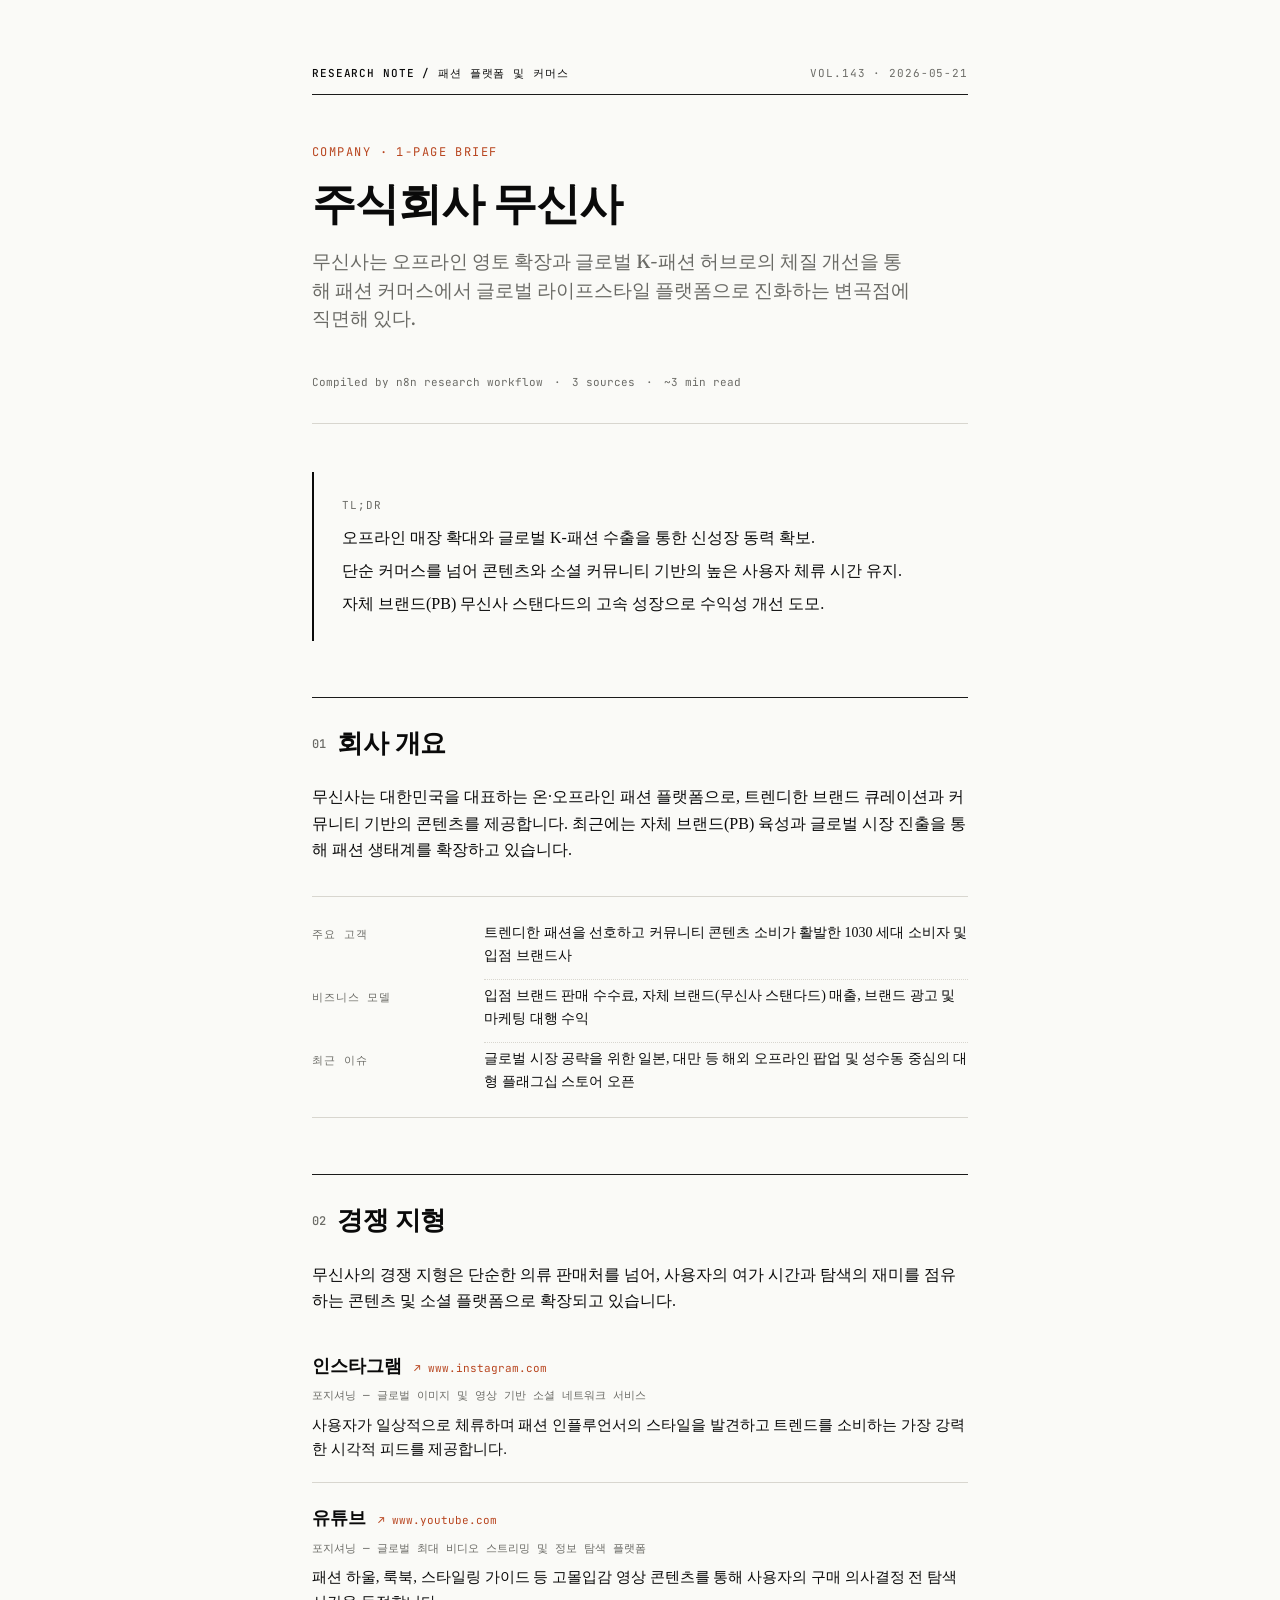
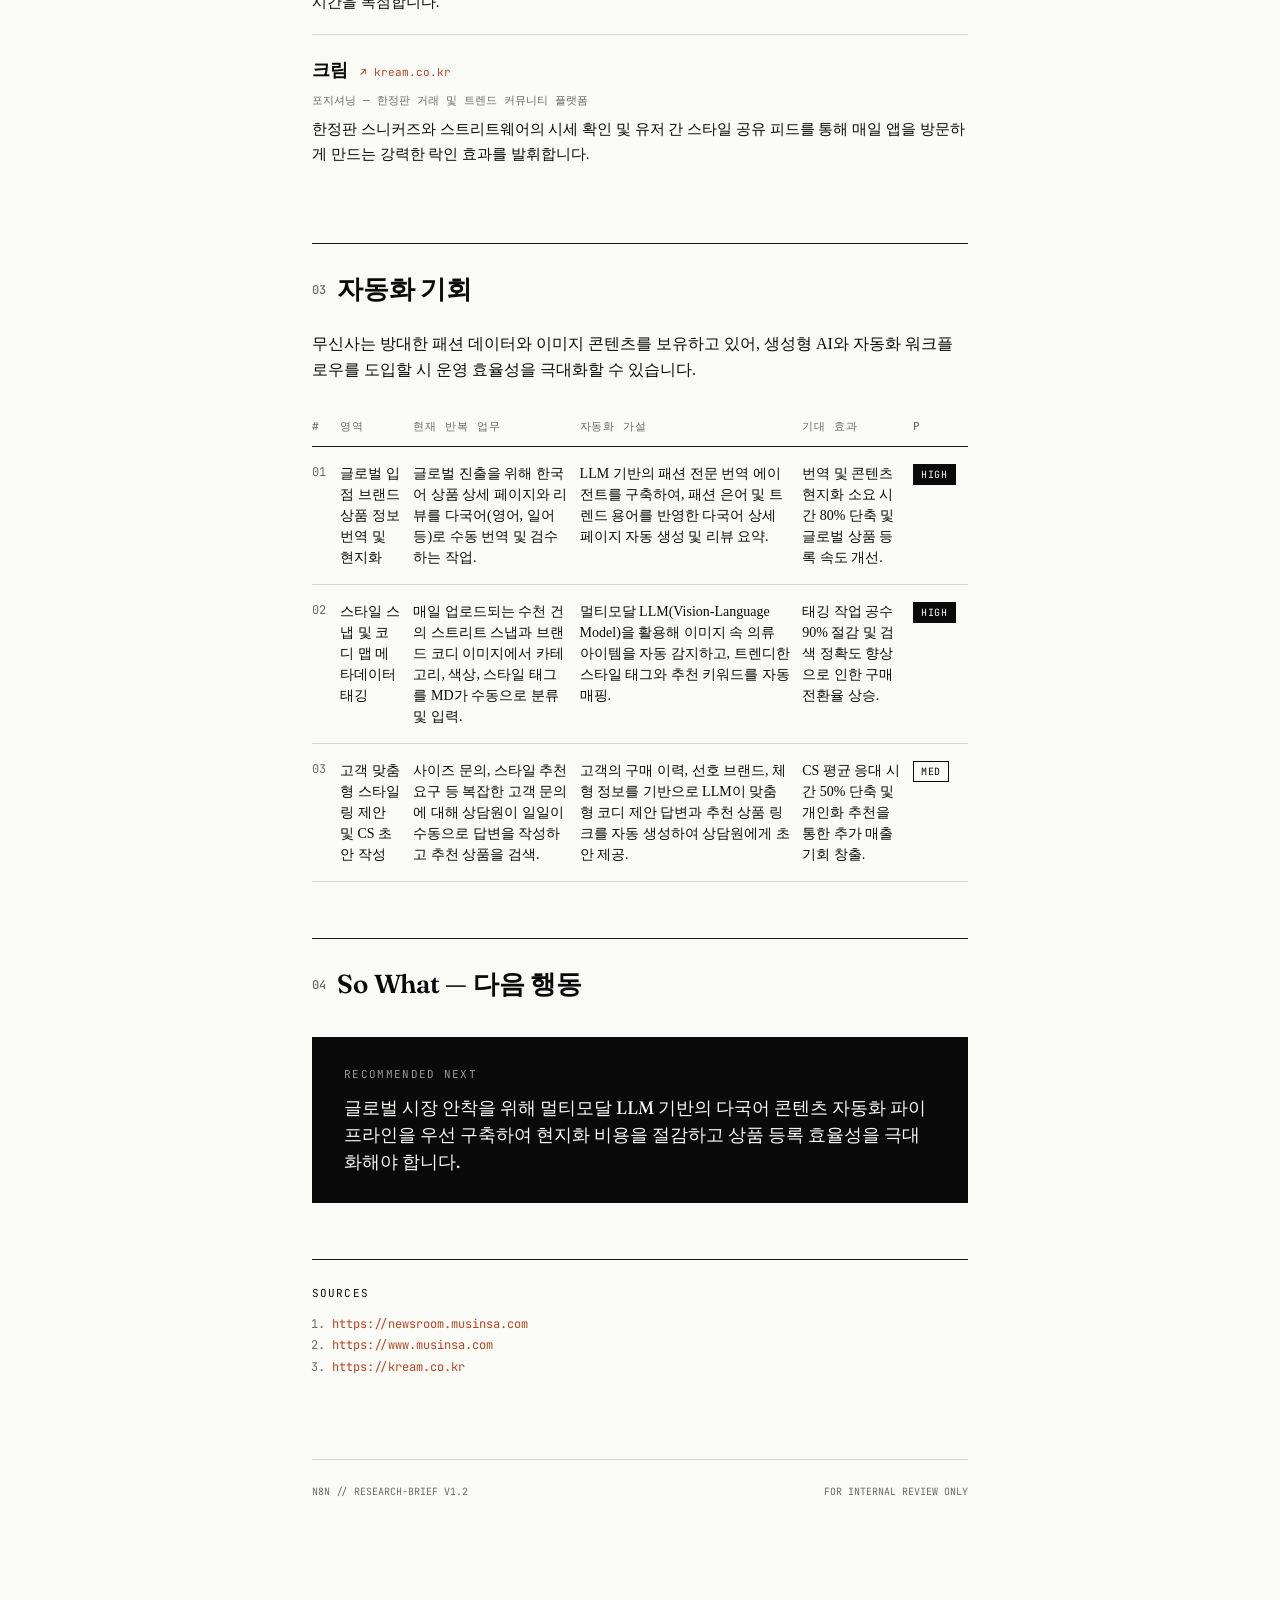
<file: 2026-05-21-주식회사-무신사-2026-05-21T02-08-47.html>
<!doctype html>
<html lang="ko">
<head>
<meta charset="utf-8">
<meta name="viewport" content="width=device-width, initial-scale=1">
<title>주식회사 무신사 — Research Note</title>
<link rel="preconnect" href="https://fonts.googleapis.com">
<link rel="preconnect" href="https://fonts.gstatic.com" crossorigin>
<link href="https://fonts.googleapis.com/css2?family=Fraunces:opsz,wght@9..144,400;9..144,600;9..144,700&family=JetBrains+Mono:wght@400;500&family=Pretendard+Variable&display=swap" rel="stylesheet">
<style>
:root{--ink:#0a0a0a;--paper:#fafaf7;--muted:#6b6b66;--line:#1a1a1a;--line-soft:#d8d6cf;--accent:#b8451f;}
*{box-sizing:border-box;}
html,body{margin:0;padding:0;background:var(--paper);color:var(--ink);font-family:'Pretendard Variable',Georgia,serif;font-size:16px;line-height:1.65;-webkit-font-smoothing:antialiased;}
.page{max-width:720px;margin:0 auto;padding:64px 32px 120px;}
.masthead{display:flex;justify-content:space-between;align-items:baseline;padding-bottom:12px;border-bottom:1px solid var(--line);margin-bottom:48px;font-family:'JetBrains Mono',monospace;font-size:11px;letter-spacing:0.08em;text-transform:uppercase;color:var(--muted);}
.masthead .left{font-weight:500;color:var(--ink);}
.kicker{font-family:'JetBrains Mono',monospace;font-size:12px;letter-spacing:0.12em;text-transform:uppercase;color:var(--accent);margin-bottom:16px;}
h1{font-family:'Fraunces',Georgia,serif;font-weight:600;font-size:44px;line-height:1.1;letter-spacing:-0.02em;margin:0 0 20px;}
.standfirst{font-family:'Fraunces',Georgia,serif;font-size:19px;line-height:1.5;color:var(--muted);margin-bottom:40px;max-width:600px;}
.byline{font-family:'JetBrains Mono',monospace;font-size:11px;color:var(--muted);padding-bottom:32px;margin-bottom:48px;border-bottom:1px solid var(--line-soft);}
.byline span+span::before{content:" · ";margin:0 4px;}
.tldr{margin:0 0 56px;padding:24px 28px;border-left:2px solid var(--ink);}
.tldr-label{font-family:'JetBrains Mono',monospace;font-size:11px;letter-spacing:0.1em;text-transform:uppercase;color:var(--muted);margin-bottom:12px;}
.tldr p{margin:0 0 8px;font-size:16px;line-height:1.55;}
.tldr p:last-child{margin-bottom:0;}
h2{font-family:'Fraunces',Georgia,serif;font-weight:600;font-size:26px;letter-spacing:-0.01em;margin:56px 0 20px;padding-top:24px;border-top:1px solid var(--line);}
h2 .num{font-family:'JetBrains Mono',monospace;font-size:12px;font-weight:500;color:var(--muted);margin-right:12px;vertical-align:4px;}
p{margin:0 0 16px;}
.facts{display:grid;grid-template-columns:140px 1fr;gap:4px 32px;margin:32px 0 40px;padding:24px 0;border-top:1px solid var(--line-soft);border-bottom:1px solid var(--line-soft);font-size:14px;}
.facts dt{font-family:'JetBrains Mono',monospace;font-size:11px;letter-spacing:0.08em;text-transform:uppercase;color:var(--muted);padding-top:4px;}
.facts dd{margin:0;padding-bottom:12px;border-bottom:1px dotted var(--line-soft);}
.facts dd:last-of-type{border-bottom:none;padding-bottom:0;}
.competitor-list{margin:0;padding:0;list-style:none;}
.competitor-list li{padding:20px 0;border-bottom:1px solid var(--line-soft);}
.competitor-list li:last-child{border-bottom:none;}
.competitor-list h3{font-family:'Fraunces',Georgia,serif;font-size:18px;font-weight:600;margin:0 0 6px;}
.competitor-list h3 .url{font-family:'JetBrains Mono',monospace;font-size:11px;color:var(--accent);font-weight:400;margin-left:8px;text-decoration:none;}
.competitor-list .pos{font-family:'JetBrains Mono',monospace;font-size:11px;color:var(--muted);text-transform:uppercase;margin-bottom:8px;}
.competitor-list p{font-size:15px;margin:0;}
table.opportunities{width:100%;border-collapse:collapse;margin:24px 0 40px;font-size:14px;}
.opportunities th{text-align:left;font-family:'JetBrains Mono',monospace;font-size:11px;font-weight:500;letter-spacing:0.08em;text-transform:uppercase;color:var(--muted);padding:10px 12px 10px 0;border-bottom:1px solid var(--line);}
.opportunities td{padding:16px 12px 16px 0;border-bottom:1px solid var(--line-soft);vertical-align:top;line-height:1.5;}
.opportunities td:first-child{font-family:'JetBrains Mono',monospace;color:var(--muted);font-size:12px;width:28px;}
.priority{display:inline-block;font-family:'JetBrains Mono',monospace;font-size:10px;letter-spacing:0.08em;padding:2px 7px;text-transform:uppercase;border:1px solid var(--ink);}
.priority.high{background:var(--ink);color:var(--paper);}
.priority.med{background:transparent;color:var(--ink);}
.priority.low{background:transparent;color:var(--muted);border-color:var(--line-soft);}
.next-action{margin:32px 0 48px;padding:28px 32px;background:var(--ink);color:var(--paper);}
.next-action .label{font-family:'JetBrains Mono',monospace;font-size:11px;letter-spacing:0.12em;text-transform:uppercase;color:#999;margin-bottom:10px;}
.next-action p{font-family:'Fraunces',Georgia,serif;font-size:18px;line-height:1.5;margin:0;}
.sources{margin-top:56px;padding-top:24px;border-top:1px solid var(--line);font-size:13px;color:var(--muted);}
.sources-label{font-family:'JetBrains Mono',monospace;font-size:11px;letter-spacing:0.1em;text-transform:uppercase;color:var(--ink);margin-bottom:12px;}
.sources ol{padding-left:20px;margin:0;font-family:'JetBrains Mono',monospace;font-size:12px;line-height:1.8;}
.sources ol a{color:var(--accent);text-decoration:none;word-break:break-all;}
.colophon{margin-top:80px;padding-top:24px;border-top:1px solid var(--line-soft);font-family:'JetBrains Mono',monospace;font-size:10px;color:var(--muted);text-transform:uppercase;display:flex;justify-content:space-between;}
</style>
</head>
<body>
<div class="page">
  <div class="masthead">
    <div class="left">RESEARCH NOTE / 패션 플랫폼 및 커머스</div>
    <div class="right">VOL.143 · 2026-05-21</div>
  </div>
  <div class="kicker">company · 1-page brief</div>
  <h1>주식회사 무신사</h1>
  <p class="standfirst">무신사는 오프라인 영토 확장과 글로벌 K-패션 허브로의 체질 개선을 통해 패션 커머스에서 글로벌 라이프스타일 플랫폼으로 진화하는 변곡점에 직면해 있다.</p>
  <div class="byline">
    <span>Compiled by n8n research workflow</span>
    <span>3 sources</span>
    <span>~3 min read</span>
  </div>
  <div class="tldr">
    <div class="tldr-label">TL;DR</div>
    <p>오프라인 매장 확대와 글로벌 K-패션 수출을 통한 신성장 동력 확보.</p>
    <p>단순 커머스를 넘어 콘텐츠와 소셜 커뮤니티 기반의 높은 사용자 체류 시간 유지.</p>
    <p>자체 브랜드(PB) 무신사 스탠다드의 고속 성장으로 수익성 개선 도모.</p>
  </div>
  <h2><span class="num">01</span>회사 개요</h2>
  <p>무신사는 대한민국을 대표하는 온·오프라인 패션 플랫폼으로, 트렌디한 브랜드 큐레이션과 커뮤니티 기반의 콘텐츠를 제공합니다. 최근에는 자체 브랜드(PB) 육성과 글로벌 시장 진출을 통해 패션 생태계를 확장하고 있습니다.</p>
  <dl class="facts">
    <dt>주요 고객</dt><dd>트렌디한 패션을 선호하고 커뮤니티 콘텐츠 소비가 활발한 1030 세대 소비자 및 입점 브랜드사</dd>
    <dt>비즈니스 모델</dt><dd>입점 브랜드 판매 수수료, 자체 브랜드(무신사 스탠다드) 매출, 브랜드 광고 및 마케팅 대행 수익</dd>
    <dt>최근 이슈</dt><dd>글로벌 시장 공략을 위한 일본, 대만 등 해외 오프라인 팝업 및 성수동 중심의 대형 플래그십 스토어 오픈</dd>
  </dl>
  <h2><span class="num">02</span>경쟁 지형</h2>
  <p>무신사의 경쟁 지형은 단순한 의류 판매처를 넘어, 사용자의 여가 시간과 탐색의 재미를 점유하는 콘텐츠 및 소셜 플랫폼으로 확장되고 있습니다.</p>
  <ol class="competitor-list">
    <li>
        <h3>인스타그램 <a href="https://www.instagram.com" class="url">↗ www.instagram.com</a></h3>
        <div class="pos">포지셔닝 — 글로벌 이미지 및 영상 기반 소셜 네트워크 서비스</div>
        <p>사용자가 일상적으로 체류하며 패션 인플루언서의 스타일을 발견하고 트렌드를 소비하는 가장 강력한 시각적 피드를 제공합니다.</p>
      </li>
<li>
        <h3>유튜브 <a href="https://www.youtube.com" class="url">↗ www.youtube.com</a></h3>
        <div class="pos">포지셔닝 — 글로벌 최대 비디오 스트리밍 및 정보 탐색 플랫폼</div>
        <p>패션 하울, 룩북, 스타일링 가이드 등 고몰입감 영상 콘텐츠를 통해 사용자의 구매 의사결정 전 탐색 시간을 독점합니다.</p>
      </li>
<li>
        <h3>크림 <a href="https://kream.co.kr" class="url">↗ kream.co.kr</a></h3>
        <div class="pos">포지셔닝 — 한정판 거래 및 트렌드 커뮤니티 플랫폼</div>
        <p>한정판 스니커즈와 스트리트웨어의 시세 확인 및 유저 간 스타일 공유 피드를 통해 매일 앱을 방문하게 만드는 강력한 락인 효과를 발휘합니다.</p>
      </li>
  </ol>
  <h2><span class="num">03</span>자동화 기회</h2>
  <p>무신사는 방대한 패션 데이터와 이미지 콘텐츠를 보유하고 있어, 생성형 AI와 자동화 워크플로우를 도입할 시 운영 효율성을 극대화할 수 있습니다.</p>
  <table class="opportunities">
    <thead><tr><th>#</th><th>영역</th><th>현재 반복 업무</th><th>자동화 가설</th><th>기대 효과</th><th>P</th></tr></thead>
    <tbody><tr>
        <td>01</td>
        <td>글로벌 입점 브랜드 상품 정보 번역 및 현지화</td>
        <td>글로벌 진출을 위해 한국어 상품 상세 페이지와 리뷰를 다국어(영어, 일어 등)로 수동 번역 및 검수하는 작업.</td>
        <td>LLM 기반의 패션 전문 번역 에이전트를 구축하여, 패션 은어 및 트렌드 용어를 반영한 다국어 상세 페이지 자동 생성 및 리뷰 요약.</td>
        <td>번역 및 콘텐츠 현지화 소요 시간 80% 단축 및 글로벌 상품 등록 속도 개선.</td>
        <td><span class="priority high">High</span></td>
      </tr>
<tr>
        <td>02</td>
        <td>스타일 스냅 및 코디 맵 메타데이터 태깅</td>
        <td>매일 업로드되는 수천 건의 스트리트 스냅과 브랜드 코디 이미지에서 카테고리, 색상, 스타일 태그를 MD가 수동으로 분류 및 입력.</td>
        <td>멀티모달 LLM(Vision-Language Model)을 활용해 이미지 속 의류 아이템을 자동 감지하고, 트렌디한 스타일 태그와 추천 키워드를 자동 매핑.</td>
        <td>태깅 작업 공수 90% 절감 및 검색 정확도 향상으로 인한 구매 전환율 상승.</td>
        <td><span class="priority high">High</span></td>
      </tr>
<tr>
        <td>03</td>
        <td>고객 맞춤형 스타일링 제안 및 CS 초안 작성</td>
        <td>사이즈 문의, 스타일 추천 요구 등 복잡한 고객 문의에 대해 상담원이 일일이 수동으로 답변을 작성하고 추천 상품을 검색.</td>
        <td>고객의 구매 이력, 선호 브랜드, 체형 정보를 기반으로 LLM이 맞춤형 코디 제안 답변과 추천 상품 링크를 자동 생성하여 상담원에게 초안 제공.</td>
        <td>CS 평균 응대 시간 50% 단축 및 개인화 추천을 통한 추가 매출 기회 창출.</td>
        <td><span class="priority medium">Med</span></td>
      </tr></tbody>
  </table>
  <h2><span class="num">04</span>So What — 다음 행동</h2>
  <div class="next-action">
    <div class="label">RECOMMENDED NEXT</div>
    <p>글로벌 시장 안착을 위해 멀티모달 LLM 기반의 다국어 콘텐츠 자동화 파이프라인을 우선 구축하여 현지화 비용을 절감하고 상품 등록 효율성을 극대화해야 합니다.</p>
  </div>
  <div class="sources">
    <div class="sources-label">Sources</div>
    <ol><li><a href="https://newsroom.musinsa.com">https://newsroom.musinsa.com</a></li>
<li><a href="https://www.musinsa.com">https://www.musinsa.com</a></li>
<li><a href="https://kream.co.kr">https://kream.co.kr</a></li></ol>
  </div>
  <div class="colophon">
    <div>n8n // research-brief v1.2</div>
    <div>For internal review only</div>
  </div>
</div>
</body>
</html>
</file>
